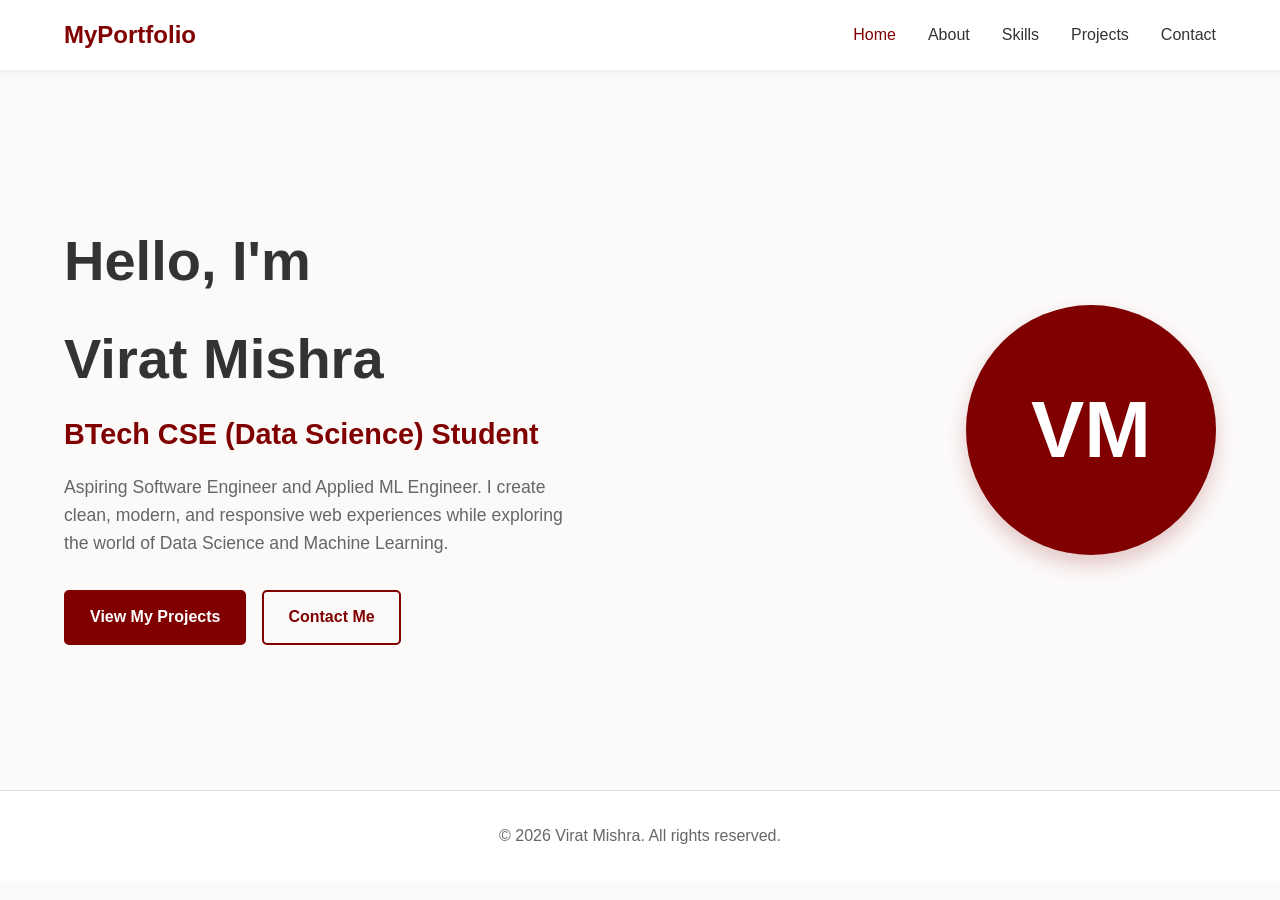
<file: index.html>
<!DOCTYPE html>
<html lang="en">
<head>
    <meta charset="UTF-8">
    <meta name="viewport" content="width=device-width, initial-scale=1.0">
    <title>My Portfolio | Home</title>
    <link rel="stylesheet" href="style.css">
</head>
<body>

    <nav>
        <div class="logo">MyPortfolio</div>
        <ul class="nav-links">
            <li><a href="index.html" class="active">Home</a></li>
            <li><a href="about.html">About</a></li>
            <li><a href="skills.html">Skills</a></li>
            <li><a href="projects.html">Projects</a></li>
            <li><a href="contact.html">Contact</a></li>
        </ul>
    </nav>

    <section class="hero">
        <div class="hero-content">
            <h1>Hello, I'm</h1>
            <h1>Virat Mishra</h1>
            <h2>BTech CSE (Data Science) Student</h2>
            <p>Aspiring Software Engineer and Applied ML Engineer. I create clean, modern, and responsive web experiences while exploring the world of Data Science and Machine Learning.</p>
            <div class="hero-buttons">
                <a href="projects.html" class="btn btn-primary">View My Projects</a>
                <a href="contact.html" class="btn btn-outline">Contact Me</a>
            </div>
        </div>
        <div class="hero-avatar">VM</div>
    </section>

    <footer>
        <p>&copy; 2026 Virat Mishra. All rights reserved.</p>
    </footer>

</body>
</html>
</file>
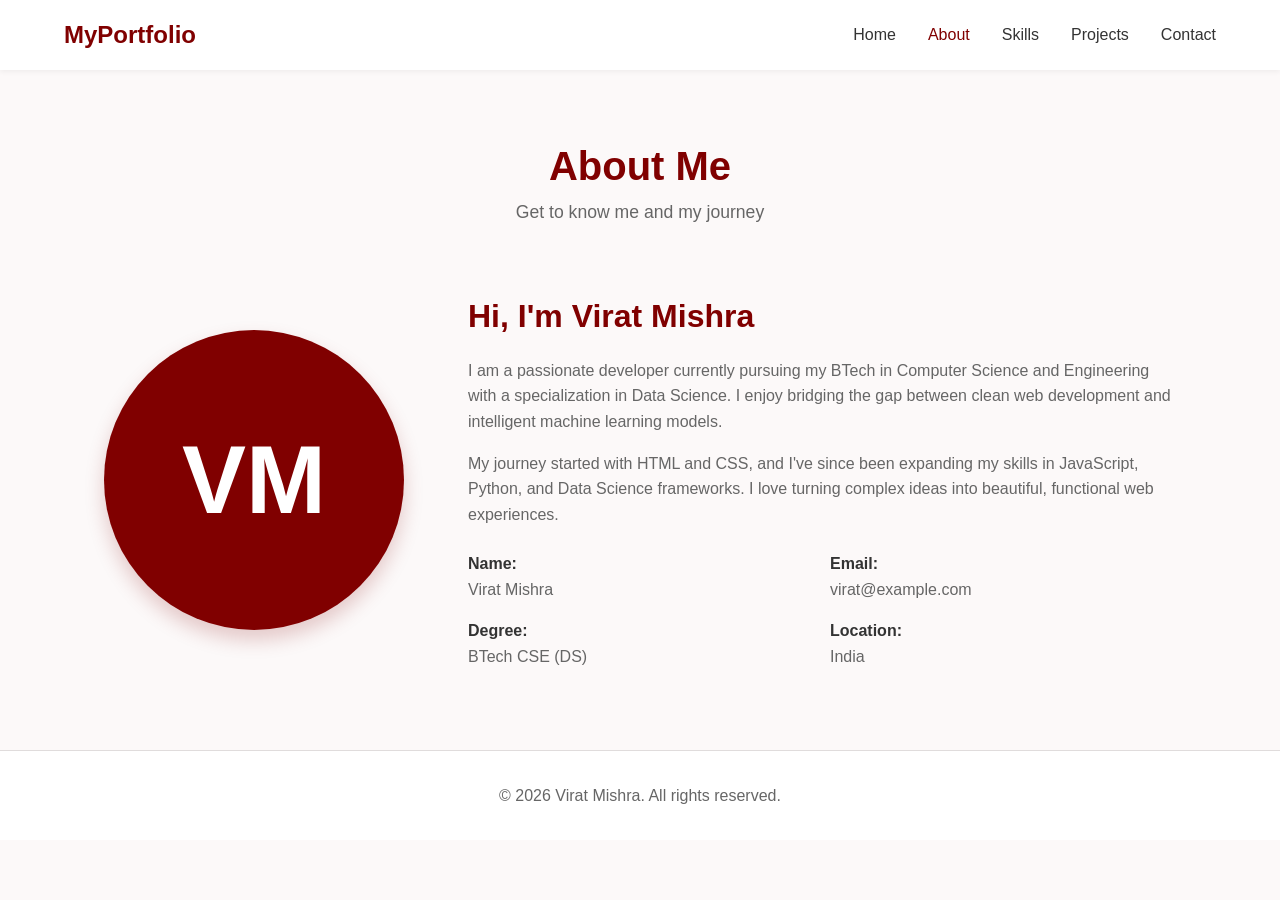
<file: about.html>
<!DOCTYPE html>
<html lang="en">
<head>
    <meta charset="UTF-8">
    <meta name="viewport" content="width=device-width, initial-scale=1.0">
    <title>My Portfolio | About</title>
    <link rel="stylesheet" href="style.css">
</head>
<body>

    <nav>
        <div class="logo">MyPortfolio</div>
        <ul class="nav-links">
            <li><a href="index.html">Home</a></li>
            <li><a href="about.html" class="active">About</a></li>
            <li><a href="skills.html">Skills</a></li>
            <li><a href="projects.html">Projects</a></li>
            <li><a href="contact.html">Contact</a></li>
        </ul>
    </nav>

    <div class="page-header">
        <h1>About Me</h1>
        <p>Get to know me and my journey</p>
    </div>

    <section class="about-container">
        <div class="about-avatar">VM</div>
        <div class="about-text">
            <h2>Hi, I'm Virat Mishra</h2>
            <p>I am a passionate developer currently pursuing my BTech in Computer Science and Engineering with a specialization in Data Science. I enjoy bridging the gap between clean web development and intelligent machine learning models.</p>
            <p>My journey started with HTML and CSS, and I've since been expanding my skills in JavaScript, Python, and Data Science frameworks. I love turning complex ideas into beautiful, functional web experiences.</p>
            
            <div class="about-info">
                <div class="info-item">
                    <strong>Name:</strong>
                    <span>Virat Mishra</span>
                </div>
                <div class="info-item">
                    <strong>Email:</strong>
                    <span>virat@example.com</span>
                </div>
                <div class="info-item">
                    <strong>Degree:</strong>
                    <span>BTech CSE (DS)</span>
                </div>
                <div class="info-item">
                    <strong>Location:</strong>
                    <span>India</span>
                </div>
            </div>
        </div>
    </section>

    <footer>
        <p>&copy; 2026 Virat Mishra. All rights reserved.</p>
    </footer>

</body>
</html>
</file>
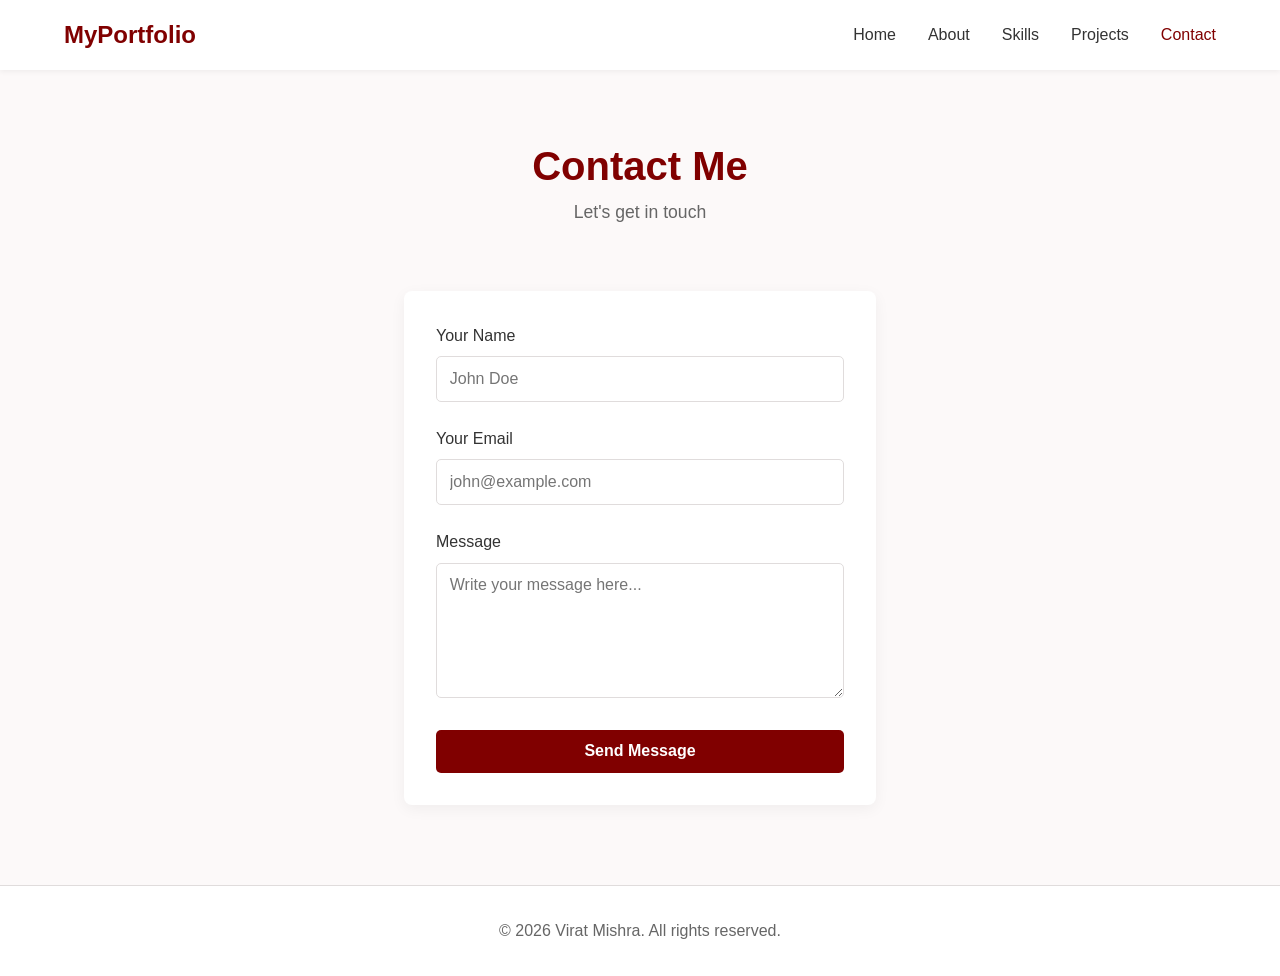
<file: contact.html>
<!DOCTYPE html>
<html lang="en">
<head>
    <meta charset="UTF-8">
    <meta name="viewport" content="width=device-width, initial-scale=1.0">
    <title>My Portfolio | Contact</title>
    <link rel="stylesheet" href="style.css">
</head>
<body>

    <nav>
        <div class="logo">MyPortfolio</div>
        <ul class="nav-links">
            <li><a href="index.html">Home</a></li>
            <li><a href="about.html">About</a></li>
            <li><a href="skills.html">Skills</a></li>
            <li><a href="projects.html">Projects</a></li>
            <li><a href="contact.html" class="active">Contact</a></li>
        </ul>
    </nav>

    <div class="page-header">
        <h1>Contact Me</h1>
        <p>Let's get in touch</p>
    </div>

    <section class="contact-section">
        <form class="contact-form" action="#" method="POST">
            <div class="form-group">
                <label for="name">Your Name</label>
                <input type="text" id="name" name="name" required placeholder="John Doe">
            </div>
            <div class="form-group">
                <label for="email">Your Email</label>
                <input type="email" id="email" name="email" required placeholder="john@example.com">
            </div>
            <div class="form-group">
                <label for="message">Message</label>
                <textarea id="message" name="message" rows="6" required placeholder="Write your message here..."></textarea>
            </div>
            <button type="submit" class="btn btn-primary">Send Message</button>
        </form>
    </section>

    <footer>
        <p>&copy; 2026 Virat Mishra. All rights reserved.</p>
    </footer>

</body>
</html>
</file>
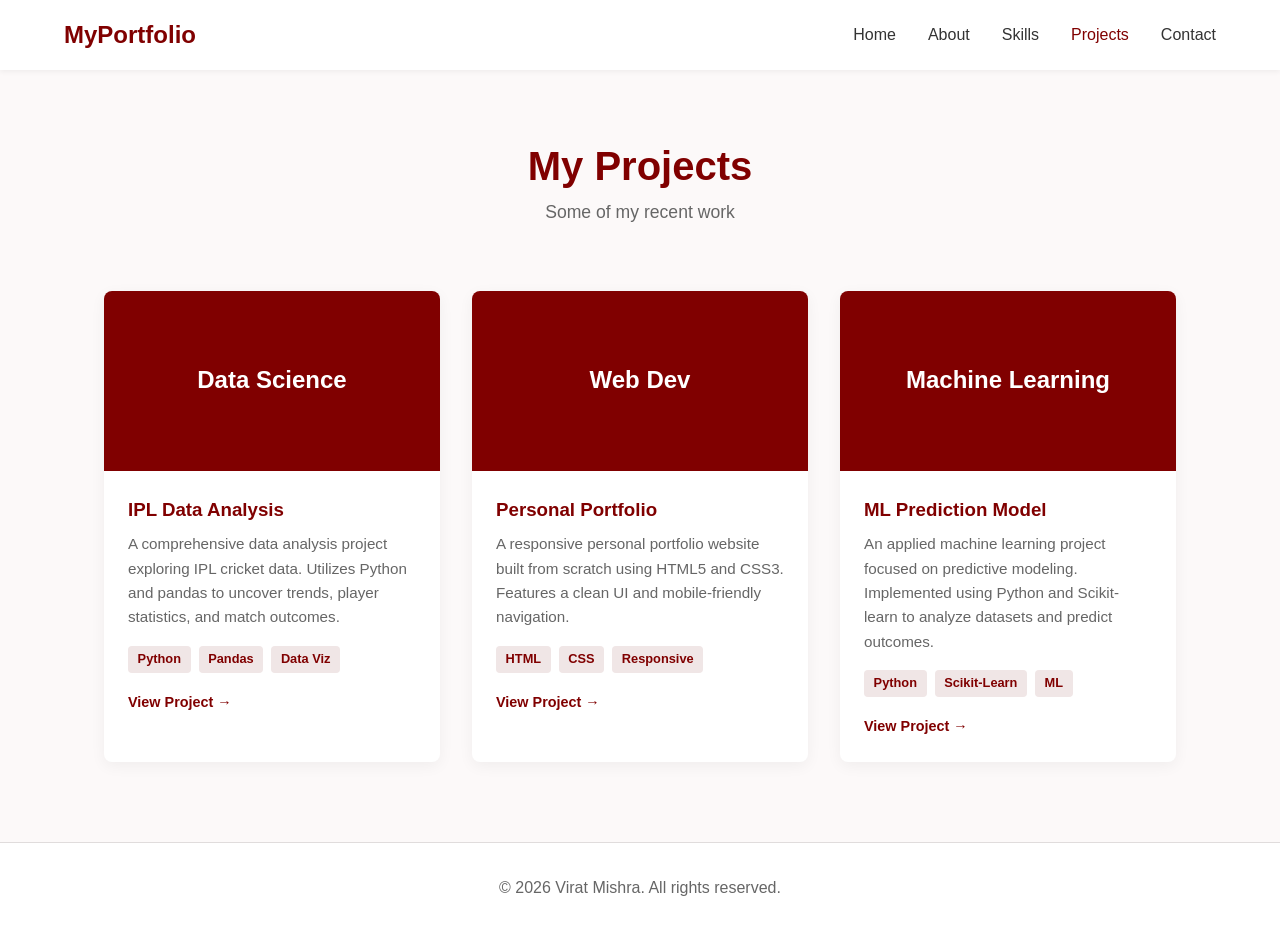
<file: projects.html>
<!DOCTYPE html>
<html lang="en">
<head>
    <meta charset="UTF-8">
    <meta name="viewport" content="width=device-width, initial-scale=1.0">
    <title>My Portfolio | Projects</title>
    <link rel="stylesheet" href="style.css">
</head>
<body>

    <nav>
        <div class="logo">MyPortfolio</div>
        <ul class="nav-links">
            <li><a href="index.html">Home</a></li>
            <li><a href="about.html">About</a></li>
            <li><a href="skills.html">Skills</a></li>
            <li><a href="projects.html" class="active">Projects</a></li>
            <li><a href="contact.html">Contact</a></li>
        </ul>
    </nav>

    <div class="page-header">
        <h1>My Projects</h1>
        <p>Some of my recent work</p>
    </div>

    <section class="projects-grid">
        
        <!-- Project 1 -->
        <div class="project-card">
            <div class="project-img">Data Science</div>
            <div class="project-info">
                <h3>IPL Data Analysis</h3>
                <p>A comprehensive data analysis project exploring IPL cricket data. Utilizes Python and pandas to uncover trends, player statistics, and match outcomes.</p>
                <div class="tags">
                    <span class="tag">Python</span>
                    <span class="tag">Pandas</span>
                    <span class="tag">Data Viz</span>
                </div>
                <a href="https://github.com/viraatt" target="_blank" class="project-link">View Project &rarr;</a>
            </div>
        </div>

        <!-- Project 2 -->
        <div class="project-card">
            <div class="project-img">Web Dev</div>
            <div class="project-info">
                <h3>Personal Portfolio</h3>
                <p>A responsive personal portfolio website built from scratch using HTML5 and CSS3. Features a clean UI and mobile-friendly navigation.</p>
                <div class="tags">
                    <span class="tag">HTML</span>
                    <span class="tag">CSS</span>
                    <span class="tag">Responsive</span>
                </div>
                <a href="https://github.com/viraatt" target="_blank" class="project-link">View Project &rarr;</a>
            </div>
        </div>

        <!-- Project 3 -->
        <div class="project-card">
            <div class="project-img">Machine Learning</div>
            <div class="project-info">
                <h3>ML Prediction Model</h3>
                <p>An applied machine learning project focused on predictive modeling. Implemented using Python and Scikit-learn to analyze datasets and predict outcomes.</p>
                <div class="tags">
                    <span class="tag">Python</span>
                    <span class="tag">Scikit-Learn</span>
                    <span class="tag">ML</span>
                </div>
                <a href="https://github.com/viraatt" target="_blank" class="project-link">View Project &rarr;</a>
            </div>
        </div>

    </section>

    <footer>
        <p>&copy; 2026 Virat Mishra. All rights reserved.</p>
    </footer>

</body>
</html>
</file>
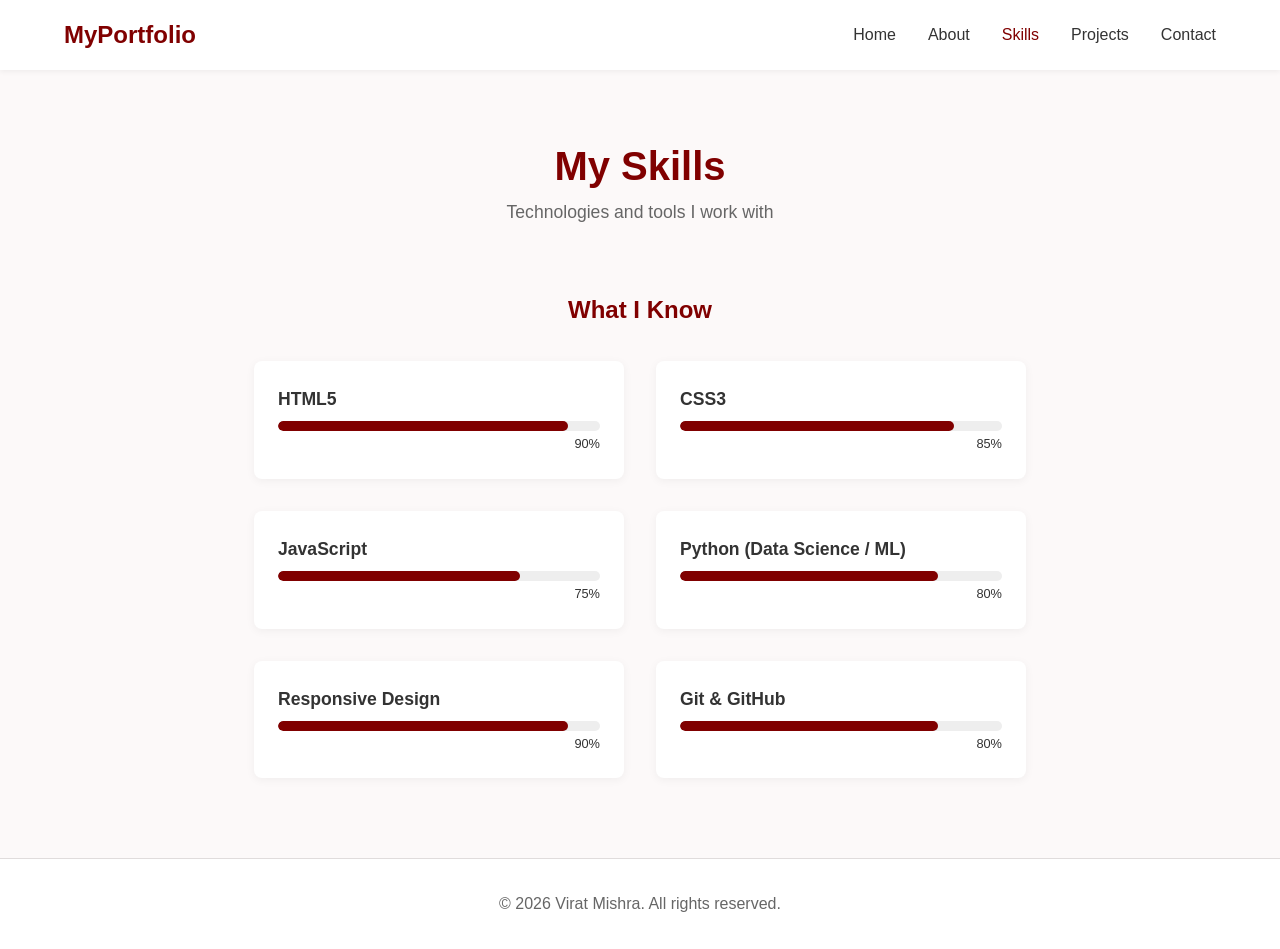
<file: skills.html>
<!DOCTYPE html>
<html lang="en">
<head>
    <meta charset="UTF-8">
    <meta name="viewport" content="width=device-width, initial-scale=1.0">
    <title>My Portfolio | Skills</title>
    <link rel="stylesheet" href="style.css">
</head>
<body>

    <nav>
        <div class="logo">MyPortfolio</div>
        <ul class="nav-links">
            <li><a href="index.html">Home</a></li>
            <li><a href="about.html">About</a></li>
            <li><a href="skills.html" class="active">Skills</a></li>
            <li><a href="projects.html">Projects</a></li>
            <li><a href="contact.html">Contact</a></li>
        </ul>
    </nav>

    <div class="page-header">
        <h1>My Skills</h1>
        <p>Technologies and tools I work with</p>
    </div>

    <section class="skills-section">
        <h2>What I Know</h2>
        <div class="skills-grid">
            <div class="skill-item">
                <h3>HTML5</h3>
                <div class="progress-bar"><div class="progress" style="width: 90%;"></div></div>
                <span style="font-size: 0.8rem; float: right; margin-top: 0.2rem;">90%</span>
            </div>
            <div class="skill-item">
                <h3>CSS3</h3>
                <div class="progress-bar"><div class="progress" style="width: 85%;"></div></div>
                <span style="font-size: 0.8rem; float: right; margin-top: 0.2rem;">85%</span>
            </div>
            <div class="skill-item">
                <h3>JavaScript</h3>
                <div class="progress-bar"><div class="progress" style="width: 75%;"></div></div>
                <span style="font-size: 0.8rem; float: right; margin-top: 0.2rem;">75%</span>
            </div>
            <div class="skill-item">
                <h3>Python (Data Science / ML)</h3>
                <div class="progress-bar"><div class="progress" style="width: 80%;"></div></div>
                <span style="font-size: 0.8rem; float: right; margin-top: 0.2rem;">80%</span>
            </div>
            <div class="skill-item">
                <h3>Responsive Design</h3>
                <div class="progress-bar"><div class="progress" style="width: 90%;"></div></div>
                <span style="font-size: 0.8rem; float: right; margin-top: 0.2rem;">90%</span>
            </div>
            <div class="skill-item">
                <h3>Git & GitHub</h3>
                <div class="progress-bar"><div class="progress" style="width: 80%;"></div></div>
                <span style="font-size: 0.8rem; float: right; margin-top: 0.2rem;">80%</span>
            </div>
        </div>
    </section>

    <footer>
        <p>&copy; 2026 Virat Mishra. All rights reserved.</p>
    </footer>

</body>
</html>
</file>
<file: style.css>
/* --- CSS Reset & Variables --- */
* {
    margin: 0;
    padding: 0;
    box-sizing: border-box;
    font-family: 'Segoe UI', Tahoma, Geneva, Verdana, sans-serif;
}

:root {
    --primary-color: #800000; /* Maroon */
    --primary-hover: #5c0000;
    --bg-color: #fcf9f9; /* Very light maroon-ish beige */
    --text-color: #333333;
    --text-light: #666666;
    --white: #ffffff;
    --border-color: #e0dcdc;
}

body {
    background-color: var(--bg-color);
    color: var(--text-color);
    line-height: 1.6;
}

/* --- Navigation --- */
nav {
    background-color: var(--white);
    padding: 1rem 5%;
    display: flex;
    justify-content: space-between;
    align-items: center;
    box-shadow: 0 2px 5px rgba(0,0,0,0.05);
    position: sticky;
    top: 0;
    z-index: 100;
}

.logo {
    font-size: 1.5rem;
    font-weight: 700;
    color: var(--primary-color);
}

.nav-links {
    list-style: none;
    display: flex;
    gap: 2rem;
}

.nav-links a {
    text-decoration: none;
    color: var(--text-color);
    font-weight: 500;
    transition: color 0.3s;
}

.nav-links a:hover, .nav-links a.active {
    color: var(--primary-color);
}

/* --- Hero Section (Index) --- */
.hero {
    display: flex;
    align-items: center;
    justify-content: space-between;
    padding: 5rem 5%;
    min-height: 80vh;
}

.hero-content h1 {
    font-size: 3.5rem;
    color: var(--text-color);
    margin-bottom: 0.5rem;
}

.hero-content h2 {
    font-size: 1.8rem;
    color: var(--primary-color);
    margin-bottom: 1rem;
}

.hero-content p {
    font-size: 1.1rem;
    color: var(--text-light);
    margin-bottom: 2rem;
    max-width: 500px;
}

.hero-buttons {
    display: flex;
    gap: 1rem;
}

.btn {
    padding: 0.8rem 1.5rem;
    border-radius: 5px;
    text-decoration: none;
    font-weight: 600;
    transition: all 0.3s;
    cursor: pointer;
}

.btn-primary {
    background-color: var(--primary-color);
    color: var(--white);
    border: 2px solid var(--primary-color);
}

.btn-primary:hover {
    background-color: var(--primary-hover);
    border-color: var(--primary-hover);
}

.btn-outline {
    background-color: transparent;
    color: var(--primary-color);
    border: 2px solid var(--primary-color);
}

.btn-outline:hover {
    background-color: var(--primary-color);
    color: var(--white);
}

.hero-avatar {
    width: 250px;
    height: 250px;
    background-color: var(--primary-color);
    color: var(--white);
    border-radius: 50%;
    display: flex;
    align-items: center;
    justify-content: center;
    font-size: 5rem;
    font-weight: bold;
    box-shadow: 0 10px 20px rgba(128, 0, 0, 0.2);
}

/* --- Page Headers --- */
.page-header {
    text-align: center;
    padding: 4rem 5% 2rem;
}

.page-header h1 {
    font-size: 2.5rem;
    color: var(--primary-color);
}

.page-header p {
    color: var(--text-light);
    font-size: 1.1rem;
}

/* --- About Page --- */
.about-container {
    display: flex;
    align-items: center;
    gap: 4rem;
    padding: 2rem 5% 5rem;
    max-width: 1200px;
    margin: 0 auto;
}

.about-avatar {
    width: 300px;
    height: 300px;
    background-color: var(--primary-color);
    color: var(--white);
    border-radius: 50%;
    display: flex;
    align-items: center;
    justify-content: center;
    font-size: 6rem;
    font-weight: bold;
    flex-shrink: 0;
    box-shadow: 0 10px 20px rgba(128, 0, 0, 0.2);
}

.about-text h2 {
    color: var(--primary-color);
    font-size: 2rem;
    margin-bottom: 1rem;
}

.about-text p {
    margin-bottom: 1rem;
    color: var(--text-light);
}

.about-info {
    display: grid;
    grid-template-columns: 1fr 1fr;
    gap: 1rem;
    margin-top: 1.5rem;
}

.info-item strong {
    color: var(--text-color);
    display: block;
}

.info-item span {
    color: var(--text-light);
}

/* --- Skills Page --- */
.skills-section {
    padding: 2rem 5% 5rem;
    max-width: 900px;
    margin: 0 auto;
}

.skills-section h2 {
    text-align: center;
    color: var(--primary-color);
    margin-bottom: 2rem;
}

.skills-grid {
    display: grid;
    grid-template-columns: 1fr 1fr;
    gap: 2rem;
}

.skill-item {
    background: var(--white);
    padding: 1.5rem;
    border-radius: 8px;
    box-shadow: 0 2px 10px rgba(0,0,0,0.05);
}

.skill-item h3 {
    font-size: 1.1rem;
    margin-bottom: 0.5rem;
}

.progress-bar {
    width: 100%;
    height: 10px;
    background-color: #eee;
    border-radius: 5px;
    overflow: hidden;
}

.progress {
    height: 100%;
    background-color: var(--primary-color);
    border-radius: 5px;
}

/* --- Projects Page --- */
.projects-grid {
    display: grid;
    grid-template-columns: repeat(auto-fit, minmax(300px, 1fr));
    gap: 2rem;
    padding: 2rem 5% 5rem;
    max-width: 1200px;
    margin: 0 auto;
}

.project-card {
    background: var(--white);
    border-radius: 8px;
    overflow: hidden;
    box-shadow: 0 4px 15px rgba(0,0,0,0.05);
    transition: transform 0.3s;
}

.project-card:hover {
    transform: translateY(-5px);
}

.project-img {
    height: 180px;
    background-color: var(--primary-color);
    display: flex;
    align-items: center;
    justify-content: center;
    color: var(--white);
    font-size: 1.5rem;
    font-weight: bold;
}

.project-info {
    padding: 1.5rem;
}

.project-info h3 {
    color: var(--primary-color);
    margin-bottom: 0.5rem;
}

.project-info p {
    color: var(--text-light);
    font-size: 0.95rem;
    margin-bottom: 1rem;
}

.tags {
    display: flex;
    gap: 0.5rem;
    flex-wrap: wrap;
    margin-bottom: 1rem;
}

.tag {
    background-color: #f0e6e6;
    color: var(--primary-color);
    padding: 0.2rem 0.6rem;
    border-radius: 4px;
    font-size: 0.8rem;
    font-weight: 600;
}

.project-link {
    color: var(--primary-color);
    text-decoration: none;
    font-weight: 600;
    font-size: 0.9rem;
}

.project-link:hover {
    text-decoration: underline;
}

/* --- Contact Page --- */
.contact-section {
    padding: 2rem 5% 5rem;
    max-width: 600px;
    margin: 0 auto;
}

.contact-form {
    background: var(--white);
    padding: 2rem;
    border-radius: 8px;
    box-shadow: 0 4px 15px rgba(0,0,0,0.05);
}

.form-group {
    margin-bottom: 1.5rem;
}

.form-group label {
    display: block;
    margin-bottom: 0.5rem;
    font-weight: 500;
}

.form-group input, .form-group textarea {
    width: 100%;
    padding: 0.8rem;
    border: 1px solid var(--border-color);
    border-radius: 5px;
    font-size: 1rem;
    outline: none;
}

.form-group input:focus, .form-group textarea:focus {
    border-color: var(--primary-color);
}

.contact-form .btn {
    width: 100%;
    border: none;
    font-size: 1rem;
}

/* --- Footer --- */
footer {
    text-align: center;
    padding: 2rem;
    background-color: var(--white);
    color: var(--text-light);
    border-top: 1px solid var(--border-color);
}

/* --- Responsive Design --- */
@media (max-width: 768px) {
    .hero, .about-container {
        flex-direction: column;
        text-align: center;
        padding-top: 2rem;
    }
    
    .hero-content p {
        margin: 0 auto 2rem;
    }

    .hero-buttons {
        justify-content: center;
    }

    .hero-avatar, .about-avatar {
        width: 200px;
        height: 200px;
        font-size: 4rem;
        margin-top: 2rem;
    }

    .nav-links {
        display: none; /* Hide nav links on very small screens for simplicity */
    }
    
    .skills-grid {
        grid-template-columns: 1fr;
    }
}
</file>
